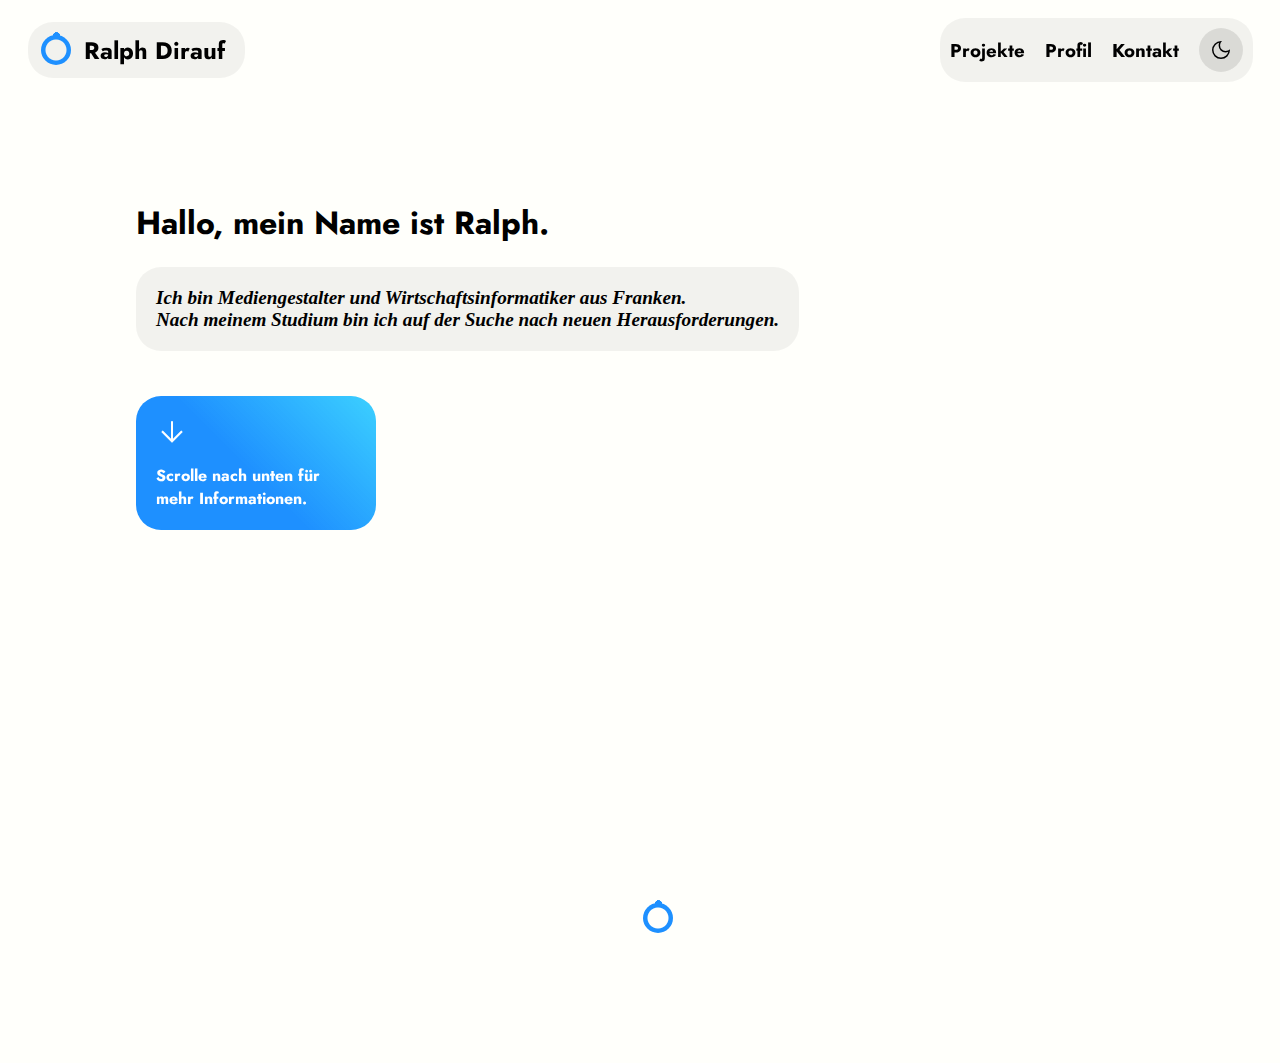
<file: index.html>
<!DOCTYPE html>
<html lang="en">
<head>
    <meta charset="UTF-8">
    <meta name="viewport" content="width=device-width, initial-scale=1.0">
    <title>Ralphs Webseite</title>
    <script src="./script.js" defer></script>
    <link rel="preconnect" href="https://fonts.googleapis.com">
    <link rel="preconnect" href="https://fonts.gstatic.com" crossorigin>
    <link href="https://fonts.googleapis.com/css2?family=Jost:ital,wght@0,100..900;1,100..900&display=swap" rel="stylesheet">
    <link rel="preconnect" href="https://fonts.gstatic.com" crossorigin>
    <link href="https://fonts.googleapis.com/css2?family=Lora:ital,wght@0,400..700;1,400..700&display=swap" rel="stylesheet">
    <link rel="stylesheet" href="https://fonts.googleapis.com/css2?family=Material+Symbols+Outlined:opsz,wght,FILL,GRAD@20..48,100..700,0..1,-50..200" />
    <link rel="stylesheet" href="style.css">

</head>
<body>
    <header>
        <div class="header-content">
            <div class="right-nav">
                <div class="loader"></div>
                <h2>Ralph Dirauf</h2>
            </div>
            <div class="headerlinks">
                <div class="links-hide">
                    <a href="./projekte.html">
                        <h3> Projekte</h3>
                    </a>
                    <a href="./Profil.html">
                        <h3>Profil</h3>
                    </a>
                    <a href="./kontakt.html">
                        <h3>Kontakt</h3>
                    </a>
                </div>
                <div class="button" onclick="toggleDarkMode()">
                    <span id="modeIcon" class="material-symbols-outlined">
                    dark_mode
                    </span>
                </div>
            </div>
        </div>
    </header>

    <div class="kachel-home">
        <h1>Hallo, mein Name ist Ralph.</h1>
        <p>Ich bin Mediengestalter und Wirtschaftsinformatiker aus Franken. <br>
        Nach meinem Studium bin ich auf der Suche nach neuen Herausforderungen. </p>

        <!--
        <div class="button-home">
            <a href="https://github.com/Ralph1612">
                <div class="contact-button">
                    Projekte
                </div>
            </a>
            <a href="https://github.com/Ralph1612">
                <div class="contact-button">
                    Profil
                </div>
            </a>
            <a href="https://github.com/Ralph1612">
                <div class="contact-button">
                    Kontakt
                </div>
            </a>
        </div> -->
        <div class="more">
            <span class="material-symbols-outlined">
                arrow_downward
                </span>
            Scrolle nach unten für mehr Informationen.
        </div>


    </div> 
    <div class="loader" id="loader-end-home"></div>
</body>
</html>
</file>
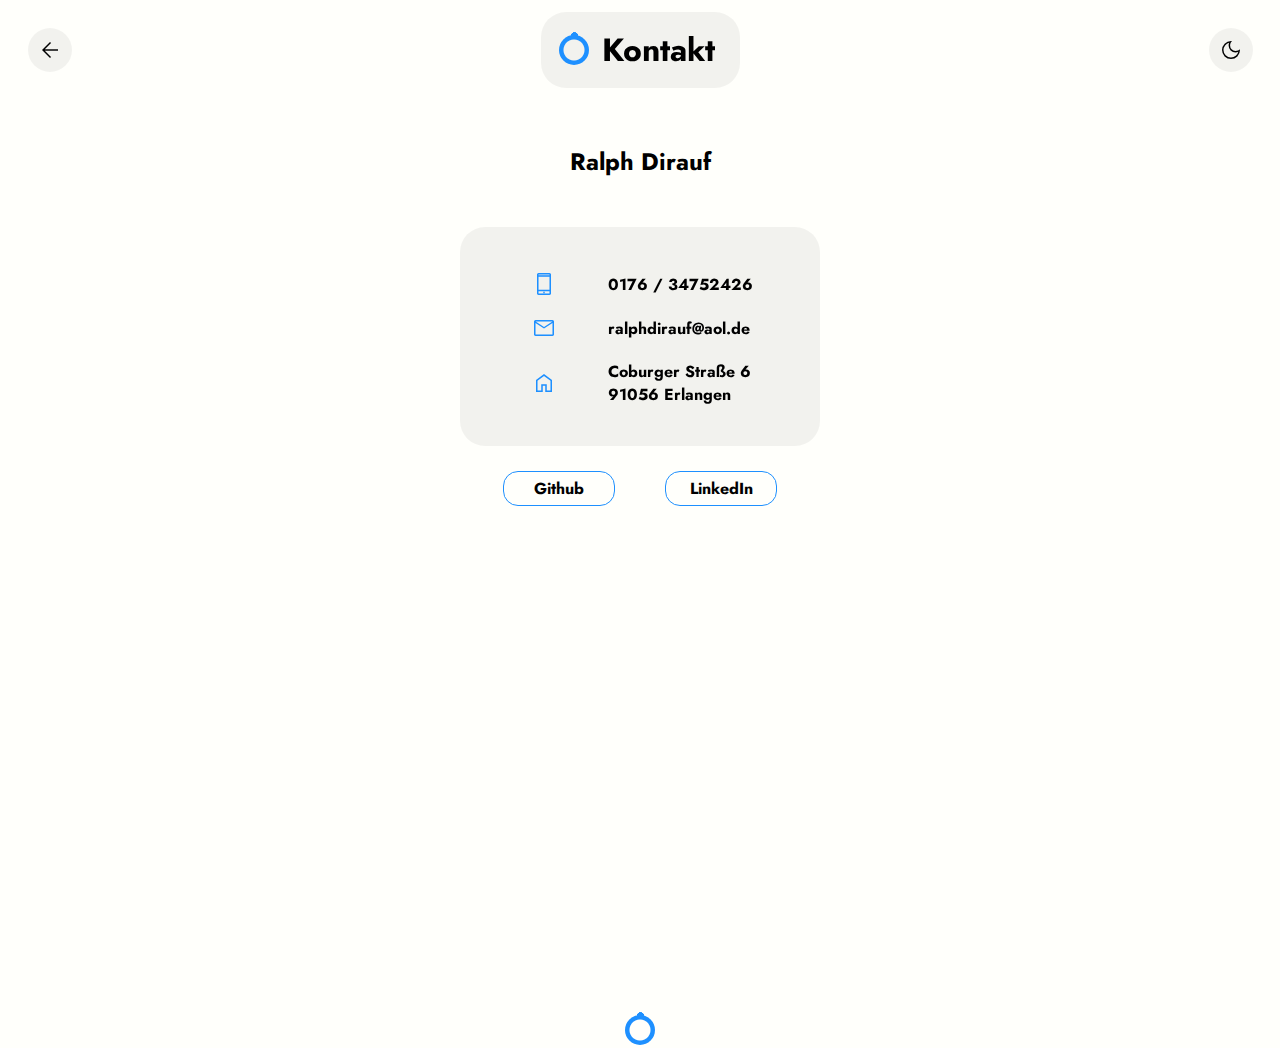
<file: kontakt.html>
<!DOCTYPE html>
<html lang="en">
<head>
    <meta charset="UTF-8">
    <meta name="viewport" content="width=device-width, initial-scale=1.0">
    <title>Kontakt</title>
    <script src="./script.js" defer></script>
    <link rel="preconnect" href="https://fonts.googleapis.com">
    <link rel="preconnect" href="https://fonts.gstatic.com" crossorigin>
    <link href="https://fonts.googleapis.com/css2?family=Jost:ital,wght@0,100..900;1,100..900&display=swap" rel="stylesheet">
    <link rel="stylesheet" href="https://fonts.googleapis.com/css2?family=Material+Symbols+Outlined:opsz,wght,FILL,GRAD@20..48,100..700,0..1,-50..200" />
    <link rel="stylesheet" href="style.css">
</head>
<body>
    <header>
        <div class="header-content">
            <a href="./index.html">
                <div class="button">
                    <span id="arrow-back" class="material-symbols-outlined">
                        arrow_back
                    </span>
                </div>
            </a>
            <div class="combined">
                <div class="loader"></div>
                <h1>Kontakt</h1>
            </div>
            <div class="button" onclick="toggleDarkMode()">
                <span id="modeIcon" class="material-symbols-outlined">
                dark_mode
                </span>
            </div>
        </div>
    </header>
    <div class="kachel">
        <h2 id="contact-name">Ralph Dirauf</h2>
        <div class="contact-box">
            <div class="contact-together">
                <div class="contact-icon">
                    <span id="modeIcon" class="material-symbols-outlined">
                        phone_iphone
                    </span>
                </div>
                <div class="contact text">0176 / 34752426</div>
            </div>
            <div class="contact-together">
                <div class="contact-icon">
                    <span id="modeIcon" class="material-symbols-outlined">
                        mail
                    </span>
                </div>
                <div class="contact text">ralphdirauf@aol.de</div>
            </div>
            <div class="contact-together">
                <div class="contact-icon">
                    <span id="modeIcon" class="material-symbols-outlined">
                        home
                    </span>
                </div>
                <div class="contact text">Coburger Straße 6 <br> 91056 Erlangen</div>
            </div>
        </div>

        <div class="buttons-contact">
            <a href="https://github.com/Ralph1612">
                <div class="contact-button">
                    Github
                </div>
            </a>
            <a href="https://www.linkedin.com/in/ralph-dirauf/">
                <div class="contact-button">
                    LinkedIn
                </div>
            </a>

    </div>
    <div class="loader" id="loader-end-kontakt"></div>

</body>
</html>
</file>
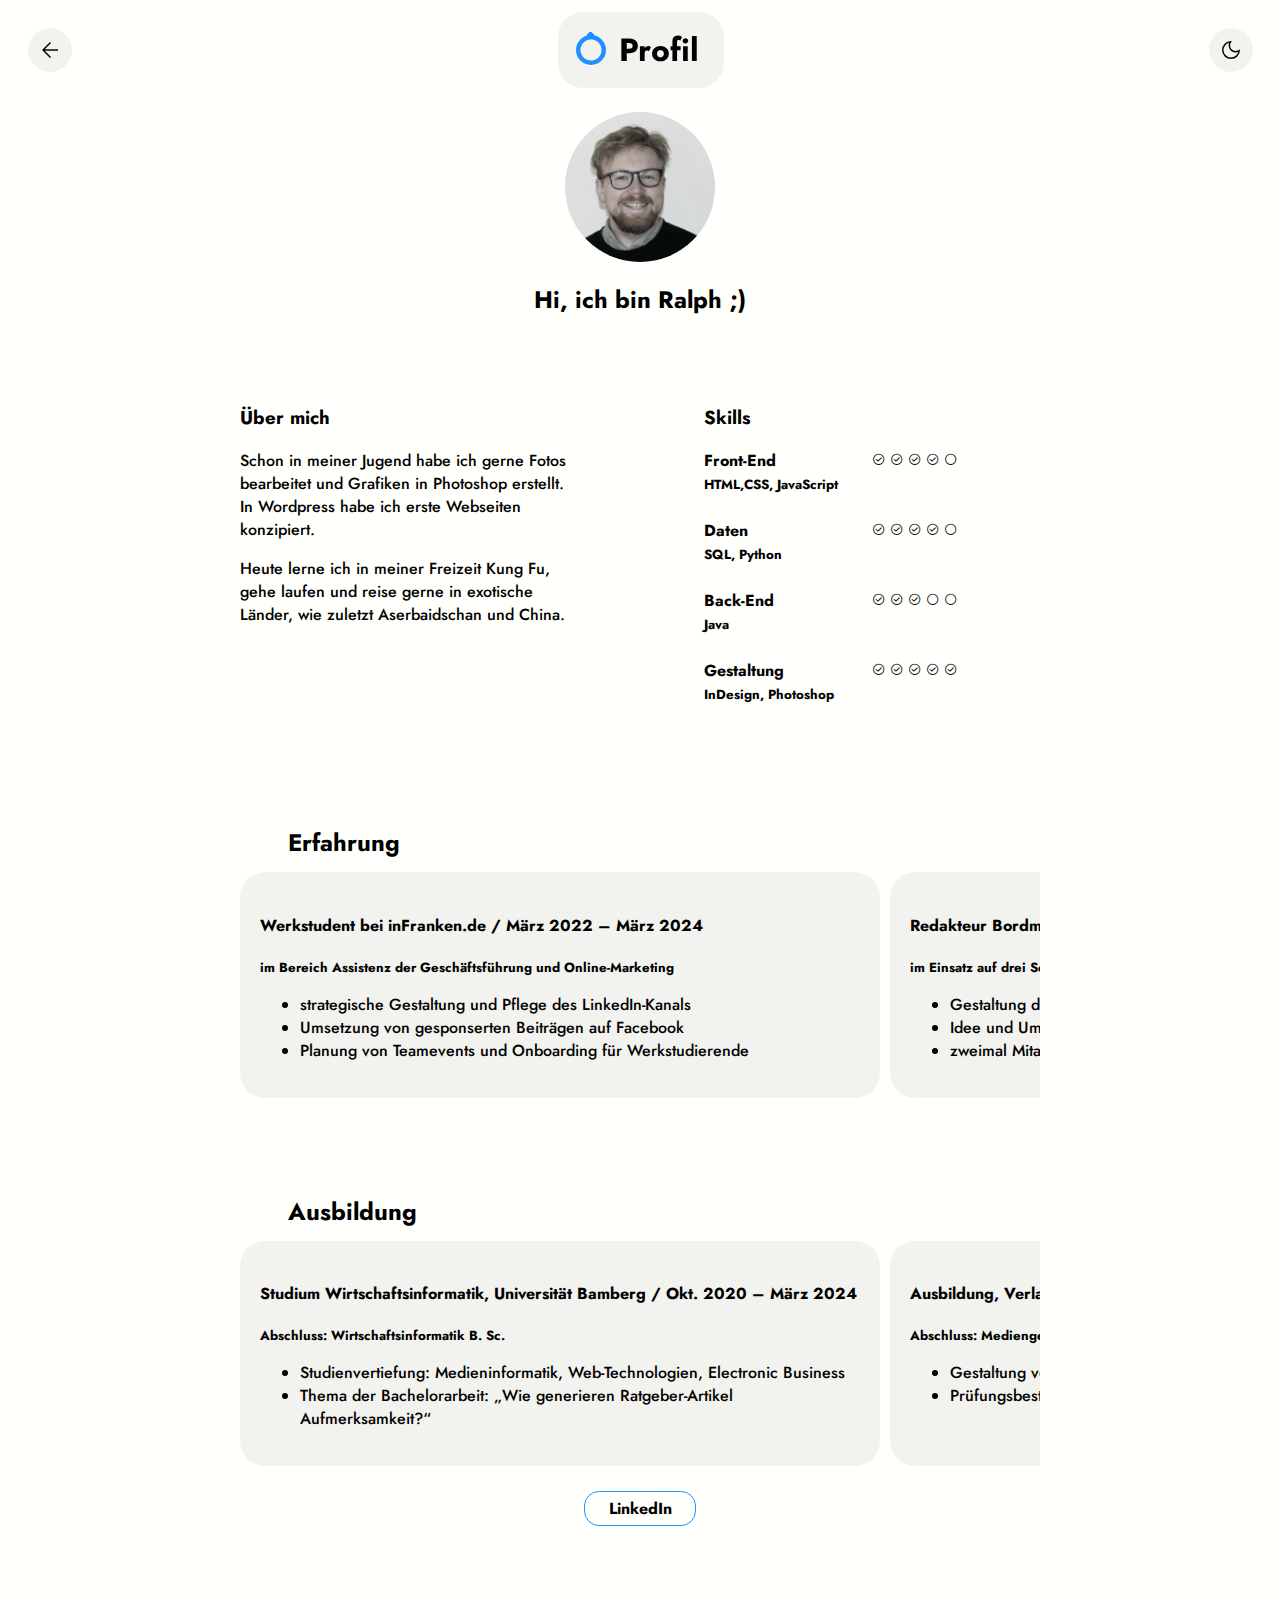
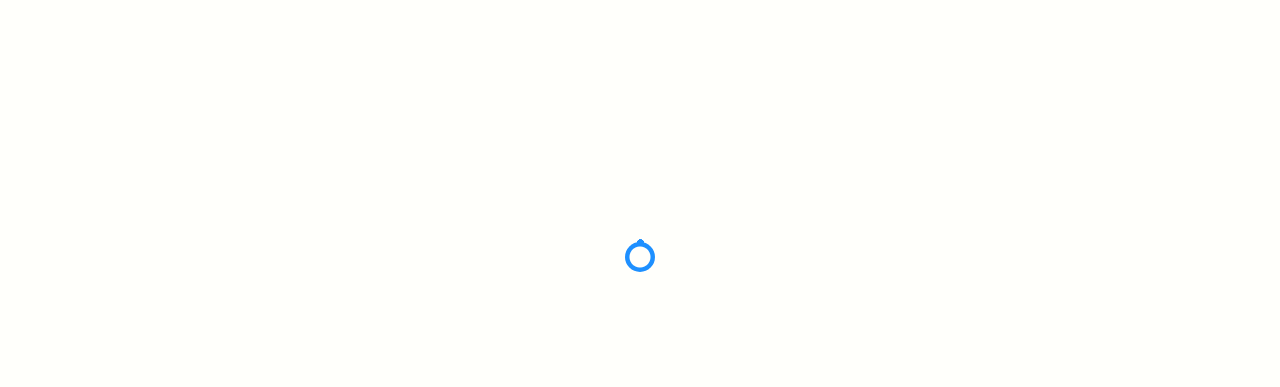
<file: Profil.html>
<!DOCTYPE html>
<html lang="en">
<head>
    <meta charset="UTF-8">
    <meta name="viewport" content="width=device-width, initial-scale=1.0">
    <title>Kontakt</title>
    <script src="./script.js" defer></script>
    <link rel="preconnect" href="https://fonts.googleapis.com">
    <link rel="preconnect" href="https://fonts.gstatic.com" crossorigin>
    <link href="https://fonts.googleapis.com/css2?family=Jost:ital,wght@0,100..900;1,100..900&display=swap" rel="stylesheet">
    <link rel="stylesheet" href="https://fonts.googleapis.com/css2?family=Material+Symbols+Outlined:opsz,wght,FILL,GRAD@20..48,100..700,0..1,-50..200" />
    <link rel="stylesheet" href="style.css">
</head>
<body>
    <header>
        <div class="header-content">
            <a href="./index.html">
                <div class="button">
                    <span id="arrow-back" class="material-symbols-outlined">
                        arrow_back
                    </span>
                </div>
            </a>
            <div class="combined">
                <div class="loader"></div>
                <h1>Profil</h1>
            </div>
            <div class="button" onclick="toggleDarkMode()">
                <span id="modeIcon" class="material-symbols-outlined">
                dark_mode
                </span>
            </div>
        </div>
    </header>
    <div class="kachel">
        <img src="assets/img/portrait.png" class="image">
        <h2>Hi, ich bin Ralph ;)</h2>

        <div class="grid-skill-text">
            <div class="text">
                <h3>Über mich</h3>
                <div class="fliesstext">
                Schon in meiner Jugend habe ich gerne Fotos bearbeitet und Grafiken in Photoshop erstellt. In Wordpress habe ich erste Webseiten konzipiert. <br>
                <p>
                    Heute lerne ich in meiner Freizeit Kung Fu, gehe laufen und reise gerne in exotische Länder, wie zuletzt
                    Aserbaidschan und China.
                </p>
                </div>
            </div>
            <div class="skills">
                <h3>Skills</h3>
                <div class="skill">
                    <div class="skill-text">
                        <span>Front-End</span>
                        <br>
                        <span class="skill-sub">
                            HTML,CSS, JavaScript
                        </span>
                    </div>
                    <div class="skill-rating">
                        <span class="material-symbols-outlined">
                            check_circle
                        </span>
                        <span class="material-symbols-outlined">
                            check_circle
                        </span>
                        <span class="material-symbols-outlined">
                            check_circle
                        </span>
                        <span class="material-symbols-outlined">
                            check_circle
                        </span>
                        <span class="material-symbols-outlined">
                            radio_button_unchecked
                        </span>
                    </div>
                </div>
                <div class="skill">
                    <div class="skill-text">
                        <span>Daten</span>
                        <br>
                        <span class="skill-sub">
                            SQL, Python
                        </span>
                    </div>
                    <div class="skill-rating">
                        <span class="material-symbols-outlined">
                            check_circle
                        </span>
                        <span class="material-symbols-outlined">
                            check_circle
                        </span>
                        <span class="material-symbols-outlined">
                            check_circle
                        </span>
                        <span class="material-symbols-outlined">
                            check_circle
                        </span>
                        <span class="material-symbols-outlined">
                            radio_button_unchecked
                        </span>
                    </div>
                </div>
                <div class="skill">
                    <div class="skill-text">
                        <span>Back-End</span>
                        <br>
                        <span class="skill-sub">
                            Java
                        </span>
                    </div>
                    <div class="skill-rating">
                        <span class="material-symbols-outlined">
                            check_circle
                        </span>
                        <span class="material-symbols-outlined">
                            check_circle
                        </span>
                        <span class="material-symbols-outlined">
                            check_circle
                        </span>
                        <span class="material-symbols-outlined">
                            radio_button_unchecked
                        </span>
                        <span class="material-symbols-outlined">
                            radio_button_unchecked
                        </span>
                    </div>
                </div>
                <div class="skill">
                    <div class="skill-text">
                        <span>Gestaltung</span>
                        <br>
                        <span class="skill-sub">
                            InDesign, Photoshop
                        </span>
                    </div>
                    <div class="skill-rating">
                        <span class="material-symbols-outlined">
                            check_circle
                        </span>
                        <span class="material-symbols-outlined">
                            check_circle
                        </span>
                        <span class="material-symbols-outlined">
                            check_circle
                        </span>
                        <span class="material-symbols-outlined">
                            check_circle
                        </span>
                        <span class="material-symbols-outlined">
                            check_circle
                        </span>
                    </div>
                </div>
            </div>

        </div>

        <div class="erfahrung">
            <h2>Erfahrung</h2>
            
            <section class="slider-container">
                <section class="erfahrung-slider">
                    <div class="job">
                        <h4>Werkstudent bei inFranken.de / März 2022 –  März 2024</h4>
                        <h5>im Bereich Assistenz der Geschäftsführung und Online-Marketing</h5>
                        <div class="fliesstext">
                            <ul>
                                <li>strategische Gestaltung und Pflege des LinkedIn-Kanals</li>
                                <li>Umsetzung von gesponserten Beiträgen auf Facebook</li>
                                <li>Planung von Teamevents und Onboarding für Werkstudierende</li>
                            </ul>
                        </div>
                    </div>
                    <div class="job">
                        <h4>Redakteur Bordmedien bei AIDA Cruises / März 2019 –  April 2020  </h4>
                        <h5>im Einsatz auf drei Schiffen der Kreuzfahrtflotte</h5>
                        <div class="fliesstext">
                            <ul>
                                <li>Gestaltung der täglichen Bordzeitung, Flyer und anderen Drucksachen</li>
                                <li>Idee und Umsetzung für neue Projekte: Crew Zeitung und QR-Codes</li>
                                <li>zweimal Mitarbeiter des Monats </li>
                            </ul>
                        </div>
                    </div>
                    <div class="job">
                        <h4>Mediengestalter beim Verlag Nürnberger Presse / Juli 2018 –  Feb. 2019  </h4>
                        <h5>Mediengestalter in der Werbevermarktung</h5>
                        <div class="fliesstext">
                            <ul>
                                <li>Sonderveröffentlichungen in der Werbevermarktung</li>
                                <li>Gestaltung von Anzeigen, Anzeigenkollektiven, Advertorials und Informationsblättern</li>
                            </ul>
                        </div>
                    </div>
                </section>
            </secction>
        </div>

        <div class="erfahrung">
            <h2> Ausbildung</h2>
            
            <section class="slider-container">
                <section class="ausbildung-slider">
                    <div class="job">
                        <h4>Studium Wirtschaftsinformatik, Universität Bamberg / Okt. 2020 –  März 2024</h4>
                        <h5>Abschluss: Wirtschaftsinformatik B. Sc. </h5>
                        <div class="fliesstext">
                            <ul>
                                <li>Studienvertiefung: Medieninformatik, Web-Technologien, Electronic Business</li>
                                <li>Thema der Bachelorarbeit: „Wie generieren Ratgeber-Artikel Aufmerksamkeit?“</li>
                            </ul>
                        </div>
                    </div>
                    <div class="job">
                        <h4>Ausbildung, Verlag Nürnberger Presse / Sept. 2015 –  Juni 2018   </h4>
                        <h5>Abschluss: Mediengestalter mit der Fachrichtung Beratung und Planung</h5>
                        <div class="fliesstext">
                            <ul>
                                <li>Gestaltung von Zeitungsbeilagen und anderen Drucksachen</li>
                                <li>Prüfungsbester der IHK-Bayern</li>
                            </ul>
                        </div>
                    </div>
                    <div class="job">
                        <h4>Albert-Schweitzer-Gymnasium Erlangen / 2015 </h4>
                        <h5>Abschluss: Abitur 2015</h5>
                    </div>
                </section>
            </secction>
            
        </div>


        <a href="https://www.linkedin.com/in/ralph-dirauf/">
            <div class="contact-button">
                LinkedIn
            </div>
        </a>
        <div class="loader" id="loader-end"></div>
    </div>
  
</body>
</html>
</file>
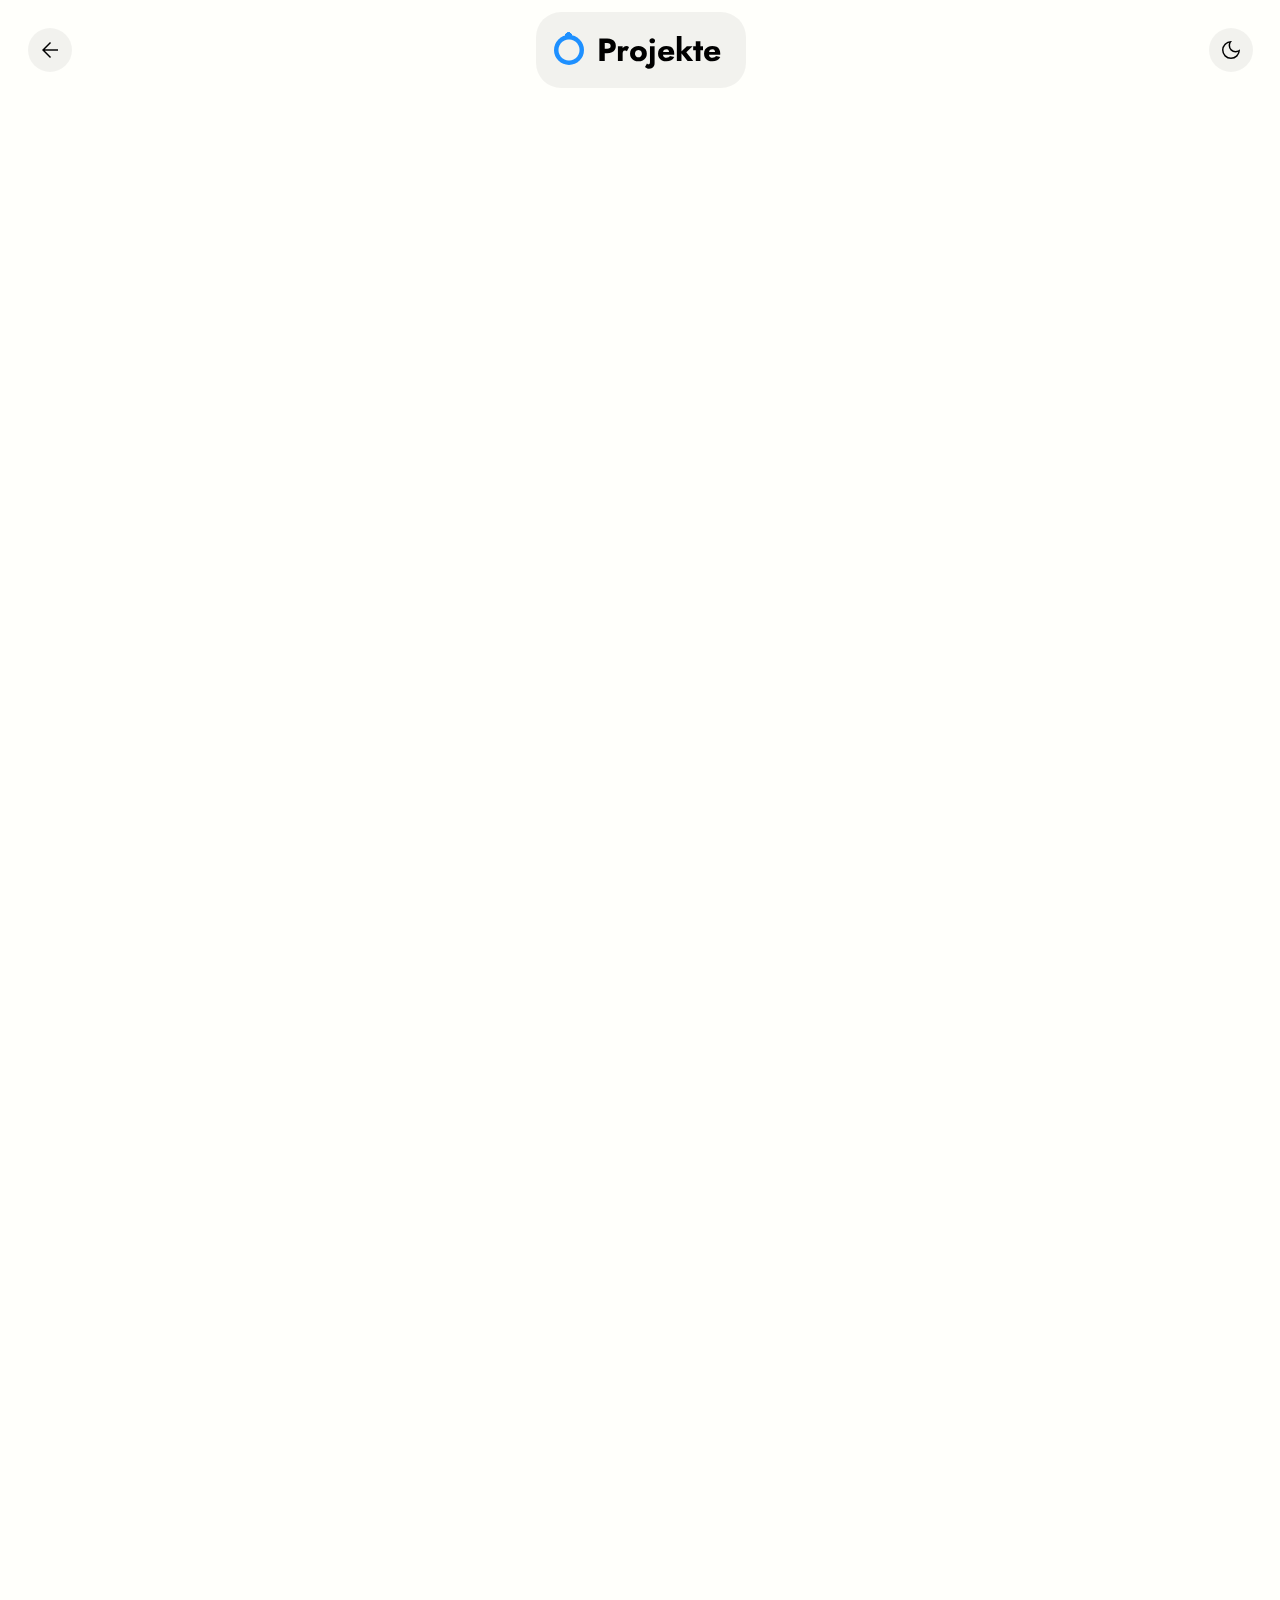
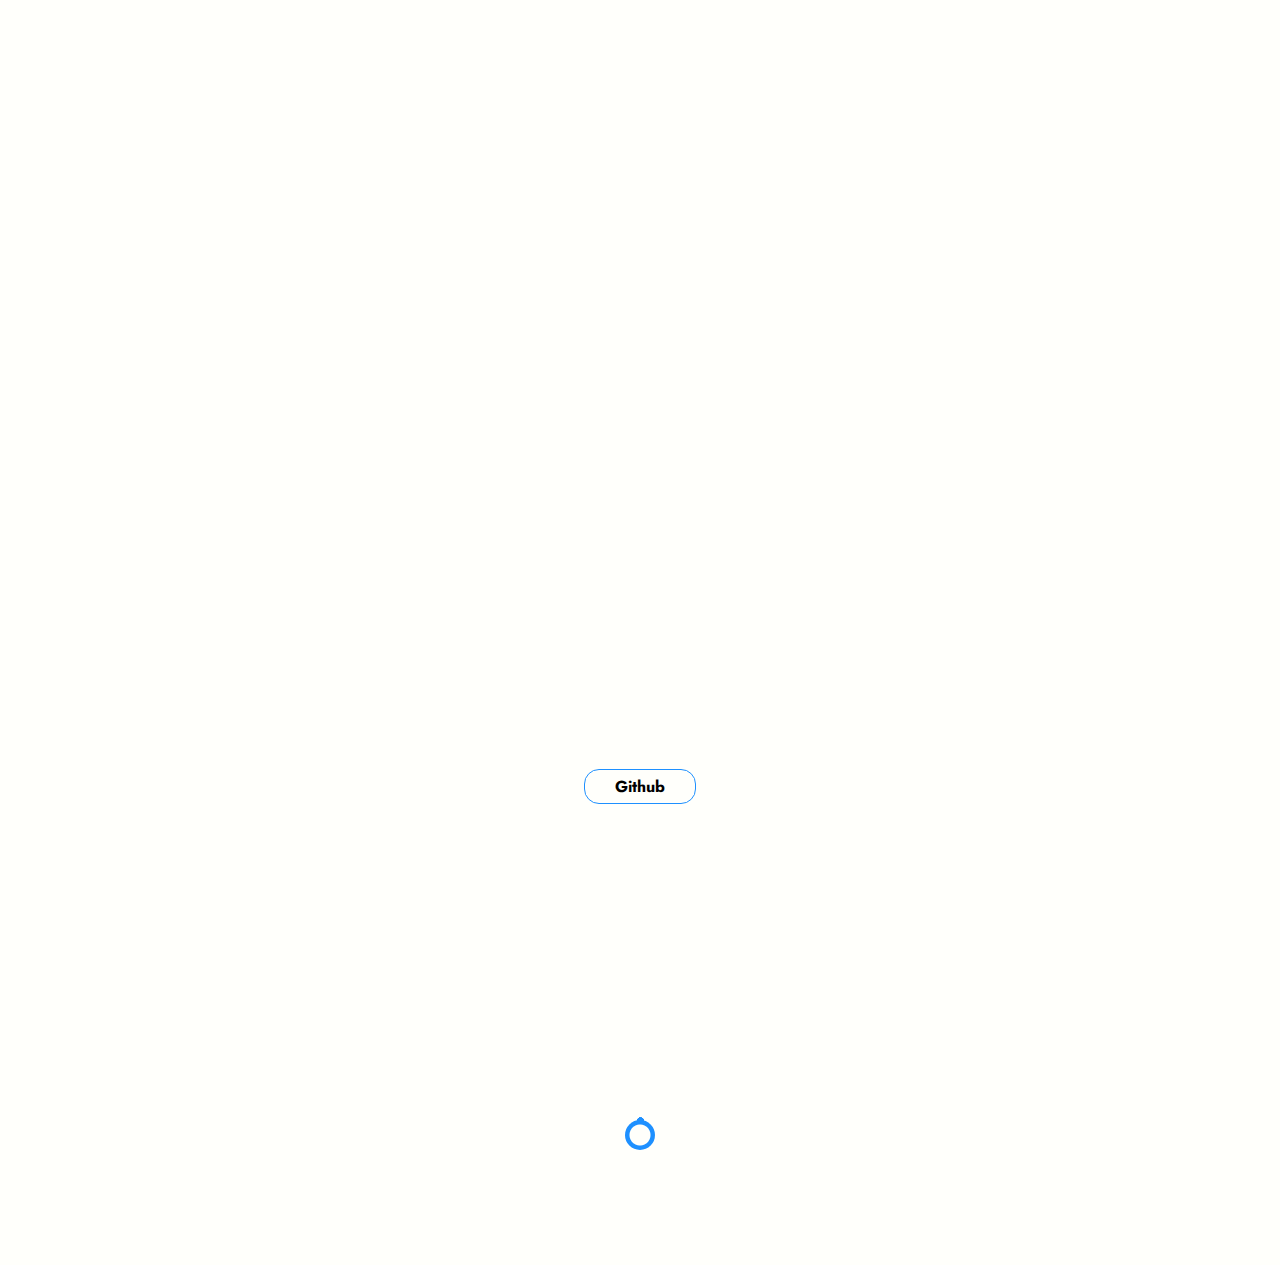
<file: projekte.html>
<!DOCTYPE html>
<html lang="en">
<head>
    <meta charset="UTF-8">
    <meta name="viewport" content="width=device-width, initial-scale=1.0">
    <title>Projekte</title>
    <script src="./script.js" defer></script>
    <link rel="preconnect" href="https://fonts.googleapis.com">
    <link rel="preconnect" href="https://fonts.gstatic.com" crossorigin>
    <link href="https://fonts.googleapis.com/css2?family=Jost:ital,wght@0,100..900;1,100..900&display=swap" rel="stylesheet">
    <link rel="stylesheet" href="https://fonts.googleapis.com/css2?family=Material+Symbols+Outlined:opsz,wght,FILL,GRAD@20..48,100..700,0..1,-50..200" />
    <link rel="stylesheet" href="style.css">
</head>
<body>
    <header>
        <div class="header-content">
            <a href="./index.html">
                <div class="button">
                    <span id="arrow-back" class="material-symbols-outlined">
                        arrow_back
                    </span>
                </div>
            </a>
            <div class="combined">
                <div class="loader"></div>
                <h1>Projekte</h1>
            </div>
            <div class="button" onclick="toggleDarkMode()">
                <span id="modeIcon" class="material-symbols-outlined">
                dark_mode
                </span>
            </div>
        </div>
    </header>
    <div class="kachel">
        <div class="projekt-grid">
            <div class="project">
                <div class="responsive-box">
                    <a href="https://ralph1612.github.io/recipe-page/" target="_blank">
                        <div class="project-slide" id="recipe">
                            <h1>Webseite <br> Einfaches Omlette Rezept</h2>
                        </div>
                    </a>
                </div>
                <div class="project-text">
                    <h3>Für den kleinen Hunger zwischendurch</h3>
                    <div class="fliesstext">Single-Page gestaltet und designt mit HTML und CSS.
                        <br> Die Webseite ist für die Ansicht auf mobilen Geräten geeignet mit einem Breakpoint bei 768px. 
                    </div>
                    <div class="stuff-button-container">
                        <div class="stuff-button" id="recipe">
                            HTML
                        </div>
                        <div class="stuff-button" id="recipe">
                            CSS
                        </div>
                    </div>
                </div>
            </div>
            <div class="project">
                <div class="responsive-box">
                    <a href="./assets/Präsentation_wip23_g1_Owlround.pdf" target="_blank">
                        <div class="project-slide" id="owlround">
                            <h1>Webanwendung <br> Owlround</h1>
                        </div>
                    </a>
                </div>
                <div class="project-text">
                    <h3>Projektmanagement für Eulen</h3>
                    <div class="fliesstext"> Eine Webanwendung für agiles Arbeiten.
                        <br> Im Rahmen unserer Projektarbeit im Studium haben wir eine FullStack-Applikation konzpiert und entwickelt.
                        Die App ist ein Projektmanagementtool mit nützlichen Hilfsmitteln wie einem Kanbanboard, Burndownchart.
                        Hier war ich unter anderem zuständig für die Gestaltung der Nutzeroberflächen unter anderem mit Figma und die Front-End Entwicklung.
                    </div>
                    <div class="stuff-button-container">
                        <div class="stuff-button" id="owlround">
                            HTML
                        </div>
                        <div class="stuff-button" id="owlround">
                            CSS
                        </div>
                        <div class="stuff-button" id="owlround">
                            JavaScript
                        </div>
                        <div class="stuff-button" id="owlround">
                            SQL
                        </div>
                    </div>
                </div>
            </div>
            <div class="project">
                <div class="responsive-box">
                    <a href="./assets/img/GOTO_Mars_Report.png" target="_blank">
                        <div class="project-slide" id="mars">
                            <h1>Webseite <br> GOTO Mars</h1>
                        </div>
                    </a>
                </div>
                <div class="project-text">
                    <h3>Klimaneutral auf den Mars </h3>
                    <div class="fliesstext"> Die Webseite visualisiert die JSON-Daten 
                        mithilfe eines D3-Bubble-Charts. Das zwei Spaltenlayout ist mit 
                        Bootstrap umgesetzt worden.
                    </div>
                    <div class="stuff-button-container">
                        <div class="stuff-button" id="mars">
                            Bootstrap
                        </div>
                        <div class="stuff-button" id="mars">
                            D3.js
                        </div>
                        <div class="stuff-button" id="mars">
                            npm
                        </div>
                    </div>
                </div>
            </div>
            <div class="project">
                <div class="responsive-box">
                    <a href="https://ralph1612.github.io/weather_app/" target="_blank">
                        <div class="project-slide" id="weather">
                            <h1>Webanwendung <br>Wetter-App</h1>
                        </div>
                    </a>
                </div>
                <div class="project-text">
                    <h3>Regnet es gerade in Oslo?</h3>
                    <div class="fliesstext"> Der Nutzer kann in der Suchmaske die gewünschte Stadt suchen und sich die aktuellen Wetterdaten ausgeben lassen.
                        <br> Die Daten werden über die API von openweathermap.org bezogen.
                    </div>
                    <div class="stuff-button-container">
                        <div class="stuff-button" id="weather">
                            HTML
                        </div>
                        <div class="stuff-button" id="weather">
                            CSS
                        </div>
                        <div class="stuff-button" id="weather">
                            JavaScript
                        </div>
                    </div>
                </div>
            </div>
        </div>
        <a href="https://github.com/Ralph1612">
            <div class="contact-button">
                Github
            </div>
        </a>
        <div class="loader" id="loader-end"></div>
    </div>



    </div>

    <script>
        if (localStorage.getItem('darkMode') === 'true') {
            document.body.classList.add('dark-mode');
            document.getElementById('modeIcon').textContent = 'light_mode';
        }

        function toggleDarkMode() {
            var body = document.body;
            body.classList.toggle("dark-mode");

            localStorage.setItem('darkMode', body.classList.contains('dark-mode'));
            
            var modeIcon = document.getElementById('modeIcon');
            modeIcon.textContent = body.classList.contains('dark-mode') ? 'light_mode' : 'dark_mode';
        }

        window.addEventListener('load', function() {
            var loader = document.querySelector('.loader');
            setTimeout(function() {
                loader.style.animation = 'paused';
            }, 2000); 
        });

  

    </script>
    
</body>
</html>
</file>
<file: style.css>
:root{
    /*Light mode*/
    --background-color-light: #FFFFFB;
    --color-light: ##313334;
    --button-color-light: lightgrey;
    --shadow-light: rgba(114, 109, 109, 0.2);
    --shadow-hover-light: rgba(114, 109, 109, 0.5);
    --box-color-light: rgba(0, 0, 0, 0.05); 

    /*Dark mode*/
    --button-color-dark: rgb(70, 61, 61);
    --shadow-dark: rgba(243, 234, 194, 0.3);
    --shadow-hover-dark: rgba(243, 234, 194, 0.5);
    --box-color-dark: rgba(255, 255, 255, 0.082); 

    /*Standard-Farben*/
    --color: var(--color-light);
    --background-color: var(--background-color-light);
    --button-color: var(--button-color-light);
    --shadow: var(--shadow-light);
    --shadow-hover: var(--shadow-hover-light);
    --box-color: var(--box-color-light)


}


.dark-mode {
    --button-color: var(--button-color-dark);
    --shadow: var(--shadow-dark);
    --shadow-hover: var(--shadow-hover-dark);
    --box-color: var(--box-color-dark);
    background-color: rgb(3, 7, 19);
    color: white;
    transition: 5ms;
  }


.jost-bold {
    font-family: "Jost", sans-serif;
    font-optical-sizing: auto;
    font-weight: 900;
    font-style: normal;
  }
  
*{
    font-family: 'Jost';
    font-weight: 700;
    font-style: normal;
}

body{
    background-color: var(--background-color-light);
    color: var(--color-light);
}

header {
    display: flex;
    justify-content: space-between; 
    align-items: center;
    top: 0;
    position: fixed;
    z-index: 1000;
    margin: 0 auto; 
    width: 100%;
    height: 100px;
}

.header-content{
    display: flex;
    justify-content: space-between;
    align-items: center;
    width: 100%;
    margin-left: 20px;
    margin-right: 35px;
}

.right-nav, .combined{
    display: grid;
    grid-template-areas: "a b b";
    align-items: center;
    gap: 10px;
    
}

.right-nav{
    background-color: var(--box-color);
    -webkit-backdrop-filter: blur(4px);
    backdrop-filter: blur(4px);
    border-radius: 25px;
    padding: 10px;
    max-height: 55px;
    transition: opacity 0.5s ease;
    
}

.right-nav h2{
    margin-block-start: 0rem;
    margin-block-end: 0rem;
}

header .button{
    background-color: var(--box-color);
    -webkit-backdrop-filter: blur(4px);
    backdrop-filter: blur(4px);
    border-radius: 25px;
    padding: 10px;
    max-height: 55px;
    transition: opacity 0.5s ease;
}

.headerlinks{
    background-color: var(--box-color);
    -webkit-backdrop-filter: blur(4px);
    backdrop-filter: blur(4px);
    border-radius: 25px;
    padding: 10px;
    max-height: 55px;
    transition: opacity 0.5s ease;    
}

.headerlinks, .links-hide{
    display: flex;
    gap: 20px;
    align-items: center;
}

.headerlinks h3{
    margin-block-start: 0rem;
    margin-block-end: 0rem;
}

@media (max-width: 767px) {
    .links-hide {
        display: none;
    }
    .headerlinks{
        padding: 0px;
        backdrop-filter: none;
    }
}

a:link, a:visited, a:hover, a:active {
    text-decoration: none;
    color: inherit;
}

.loader {
    width: 30px;
    aspect-ratio: 1;
    border-radius: 50%;
    padding: 3px;
    background: 
      radial-gradient(farthest-side,dodgerblue 95%,#0000) 50% 0/7px 6px no-repeat,
      radial-gradient(farthest-side,#0000 calc(100% - 5px),dodgerblue calc(100% - 4px)) content-box;
    animation: l6 1s infinite ;
  }
  @keyframes l6 {to{transform: rotate(1turn)}}
  

.kachel-home{
    margin-top: 200px;
    padding-left: 10vw;
    padding-right: 10vw;
    animation: slideInFromTop 1s ease forwards; 
    min-height: 95vh;
}

.kachel-home p {
    flex-grow: 1;
    width: fit-content;
    padding: 20px;
    margin-right: 10px;
    border-radius: 25px;
    background-color: var(--box-color);
}

.more{
    display: flex;
    flex-direction: column;
    justify-content: center;
    justify-items: center;
    padding: 20px;
    margin-top: 45px;
    border-radius: 15px;
    width: 200px;
    background: linear-gradient(45deg, rgba(30,144,255,1) 46%, rgba(30,201,255,0.865983893557423) 100%);
    color: white;
    backdrop-filter: blur(4px);
    border-radius: 25px;
    transition: opacity 0.5s ease;
}

.more .material-symbols-outlined{
    margin-bottom: 1rem;
    font-size: xx-large;
}

@keyframes slideInFromTop {
    from {
        opacity: 0; 
        transform: translateY(-50px); 
    }
    to {
        opacity: 1; 
        transform: translateY(0);
    }
}

.kachel-home p{
    font-family: 'Times New Roman', Times, serif;
    font-size: larger;
    font-style: italic;
    font-weight: 600;
    margin-bottom: 2rem;
}    

.button-home {
    display: flex;
    justify-content: start;
    flex-wrap: wrap;
    gap: 20px;
    
}

.button-home .contact-button{
    margin: 0;
}
.material-symbols-outlined {
    user-select: none;
  font-variation-settings:
  'FILL' 0,
  'wght' 400,
  'GRAD' 0,
  'opsz' 48
}

.button {
    width: fit-content;
    height: fit-content;
    border-radius: 50%; 
    display: flex;
    justify-content: center;
    align-items: center;
    cursor: pointer; 
}

.button:hover, .headerlinks h3:hover{
    color: dodgerblue;
    text-shadow: 2px 3px 5px 2px var(--shadow);
    transition: ease-in-out 0.4s;
}

/*Kontakt*/
.kachel{
    display: flex;
    flex-direction: column;
    align-items: center;
    align-content: center;
    margin: 7rem 10vw;
    animation: slideInFromTop 1s ease forwards; 
}

@keyframes slideInFromTop {
    from {
        opacity: 0; 
        transform: translateY(-50px); 
    }
    to {
        opacity: 1; 
        transform: translateY(0);
    }
}

#contact-name{
    margin-top: 2rem;
    margin-bottom: 3rem;
}

.contact-box{
    display: flex;
    flex-direction: column;
    justify-content: center;
    justify-items: center;
    padding: 20px;
    padding-top: 45px;
    border-radius: 15px;
    width: 320px;
    background-color: var(--box-color);
    -webkit-backdrop-filter: blur(4px);
    backdrop-filter: blur(4px);
    border-radius: 25px;
    transition: opacity 0.5s ease;
}

.contact-together{
    display: grid;
    grid-template-columns: 40% 60%;
    align-items: center;
    justify-content: flex-end;
    width: 100%;
    margin-bottom: 20px;
}

.contact-icon{
    display: flex;
    align-items: flex-start;
    justify-content: center;
    width: 100%;
    color: dodgerblue;
}

.contact text{
    width: max-content;

}

.contact-button{
    border: solid  dodgerblue 1px;
    width: 100px;
    text-align: center;
    padding: 5px;
    margin: 25px;
    transition: all .3s;
    border-radius: 15px;
}

.contact-button:hover{
    background-color: dodgerblue;
    color: white;

}

.buttons-contact{
    display: grid;
    grid-template-columns: 1fr 1fr;
}


/*Profil*/
.grid-skill-text{
    display: flex;
    flex-wrap: wrap;
    align-items: start;
    max-width: 800px;
    gap: 8rem;
    margin-top: 3rem;
}

@media (min-width: 767px){
    .grid-skill-text>* {
        flex: 1 0;
    }

}

.skill{
    display: grid;
    grid-template-columns: 50% 50%;
    align-items: flex-start;
    justify-content: stretch;
    margin-bottom: 1.5rem;
}

.skill-rating .material-symbols-outlined{
    font-size: smaller;

}

span.skill-sub{
    font-size: smaller;
}

.image{
    width: 150px;
    height: 150px;
    border-radius: 50%;
    object-fit: cover;
}

.fliesstext, .fliesstext li, .fliesstext p{
    font-weight: 500;
    font-style: normal;
}

.job h5{
    margin-block-start: 0.2rem;
    margin-block-end: 0.2rem;
}

.slider-container {
    overflow-x: auto;
    white-space: nowrap;
    display: flex;
    align-items: center;
    flex-direction: row;
    height: max-content;
    -webkit-overflow-scrolling: touch;
    cursor: ew-resize;
}

.erfahrung-slider::-webkit-scrollbar, 
.ausbildung-slider::-webkit-scrollbar, .slider-container::-webkit-scrollbar {
    display: none;
}

.erfahrung-slider, .ausbildung-slider {
    height: max-content;
    display: flex;
    flex-wrap: nowrap;
    flex-direction: row;
    overflow-y: hidden;
    scroll-behavior: smooth;
}

.erfahrung {
    width: 95vw;
    max-width: 800px;
}


.job {
    flex-grow: 1;
    min-width: 600px;
    padding: 20px;
    margin-right: 10px;
    border-radius: 25px;
    background-color: var(--box-color);
}

@media (max-width: 767px) {
    .job {
        max-width: 100vw;
        min-width: 75vw;
        width: fit-content;
    }
}

.job h4,
.job h5,
.job .fliesstext {
    overflow-wrap: break-word;
    word-wrap: break-word;
    white-space: normal; 
}



.erfahrung h2{
    margin-block-start: 4em;
    margin-block-end: 0.5em;
    margin-left: 3rem;
}

/*Project*/

.projekt-grid{
    width: 100%;
    max-width: 1200px;
}

.project{
    display: grid;
    grid-template-columns: 0.7fr 0.3fr;  
    flex-wrap: wrap;
    margin-bottom: 4rem;
}

.project{
    opacity: 0;
    transition: opacity 0.5s ease;
    display: grid;
    grid-template-columns: 0.7fr 0.3fr;  
    flex-wrap: wrap;
    margin-bottom: 4rem;
    animation: slideInFromTop 1s ease forwards; 
}

@media (max-width: 830px) {
    .project {
        grid-template-columns: 1fr;
    }

    .project-slide h1{
        font-size: smaller;
    }
}

.responsive-box {
    width: 100%;
    min-width: 300px;
    position: relative;
    padding-bottom: 70%;
  }

.project-slide{
    display: flex;
    flex-direction: column;
    position: absolute;
    top: 0;
    left: 0;
    width: 100%;
    min-width: 300px;
    height: 100%;
    display: flex;
    justify-content: center;
    align-items: center;
    font-size: larger;
    
}

.project-slide h1{
    width: 50%;
}
#owlround{
    background-color: teal;
    border: none;
    color: rgb(187, 235, 232);
}

#mars{
    background-color: #0A8754;
    border: none;
    color: #212529;
}

#recipe{
    background-color: hsl(30, 54%, 90%);
    color: hsl(332, 51%, 32%);
    border: none;
}

#weather{
    background: linear-gradient(135deg, #00feba, #5b5b5b);
    color: white;
    border: none;
}


.project-slide img{
    width: 50%;
    height: 40%;
    object-fit: cover;
}


.project-slide:hover{
    transition: ease-in 0.3s;
	-webkit-transform: scale(0.98);
	transform: scale(0.98);
    z-index: 1000;
    border-radius: 15px;
}

.project-slide:not(:hover) {
    transition: ease-out 0.4s;
    -webkit-transform: scale(1);
    transform: scale(1);
}

.project-text{
    padding-left: 1rem;
    width: 100%;
}

.stuff-button-container{
    margin-top: 2rem;
    display: flex;
    flex-wrap: wrap;
}

.stuff-button{
    border: solid  dodgerblue 1px;
    width: 100px;
    text-align: center;
    padding: 5px;
    margin: 15px;
    transition: all .3s;
    border-radius: 15px;
}

.combined h1{
    margin: 0;
}

header .combined {
    background-color: var(--box-color);
    -webkit-backdrop-filter: blur(4px);
    backdrop-filter: blur(4px);
    border-radius: 25px;
    padding: 15px;
    transition: opacity 0.5s ease;
}

.header-hidden {
    opacity: 0; /* Setze die Opazität auf 0, um den Header auszublenden */
    pointer-events: none; /* Deaktiviere Klicks auf ausgeblendeten Header */
}

#loader-end{
    margin-top: 18rem;
}

#loader-end-home{
    position: absolute;
    top: 100vh;
    left: 50vw;
}

#loader-end-kontakt{
    position: absolute;
    margin-top: 100vh;
}
</file>
